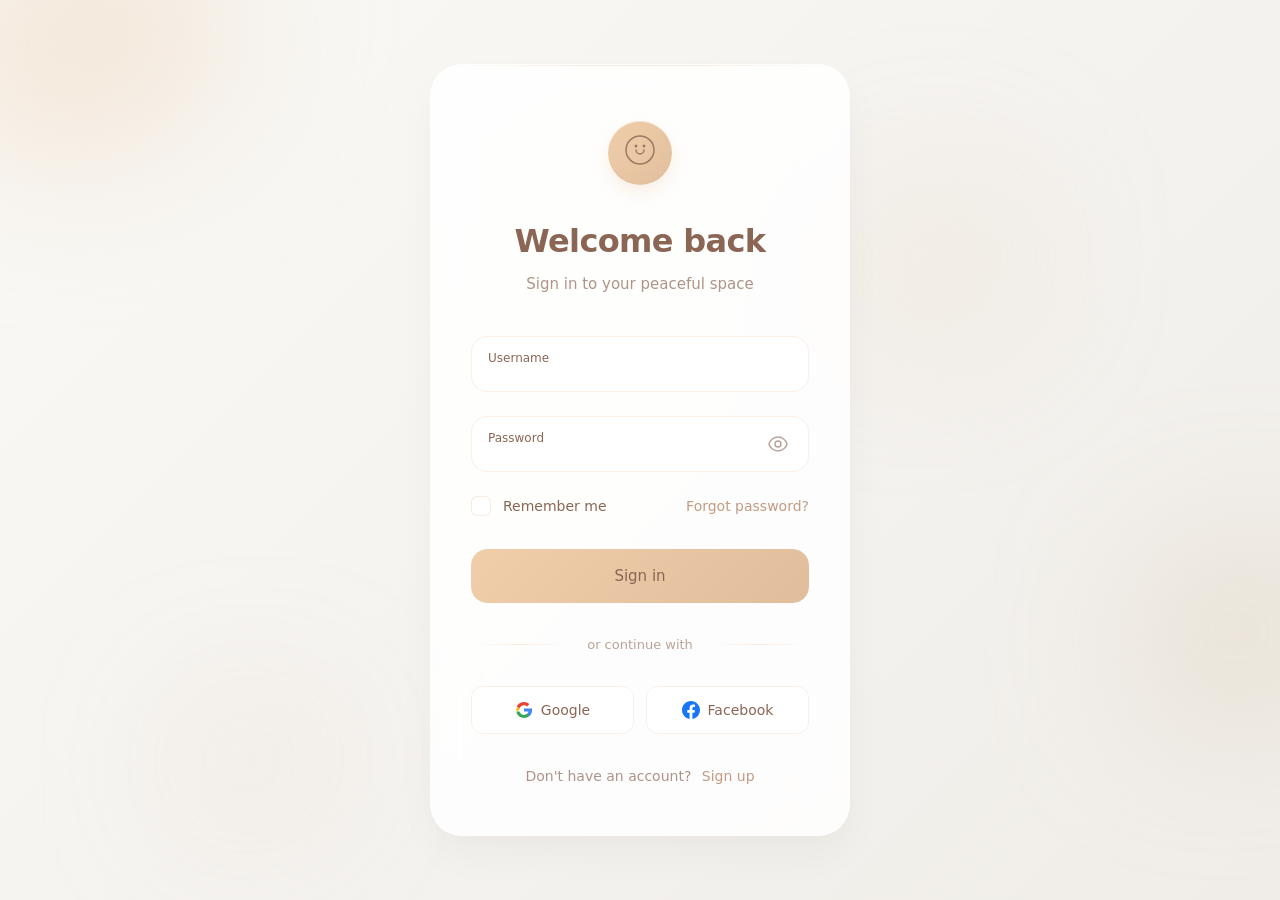
<file: login/index.html>
<!DOCTYPE html>
<html lang="en">
<head>
    <meta charset="UTF-8">
    <meta name="viewport" content="width=device-width, initial-scale=1.0">
    <title>Soft Minimalism Login</title>
    <meta name="description" content="Warm minimalism login form with organic curves and gentle press feedback.">
    <meta name="author" content="Aigars Silkalns / Colorlib">
    <link rel="canonical" href="https://puikinsh.github.io/login-forms/forms/soft-minimalism/">
    <link rel="icon" type="image/svg+xml" href="data:image/svg+xml,<svg xmlns='http://www.w3.org/2000/svg' viewBox='0 0 100 100'><circle cx='50' cy='50' r='48' fill='%236366f1'/><text x='50' y='68' font-size='60' text-anchor='middle' fill='white' font-family='system-ui,sans-serif'>L</text></svg>">
    <meta property="og:type" content="website">
    <meta property="og:title" content="Soft Minimalism Login Form">
    <meta property="og:description" content="Warm minimalism login form with organic curves and gentle press feedback.">
    <meta property="og:url" content="https://puikinsh.github.io/login-forms/forms/soft-minimalism/">
    <meta property="og:image" content="https://puikinsh.github.io/login-forms/assets/screenshots/soft-minimalism.png">
    <meta name="twitter:card" content="summary_large_image">
    <meta name="twitter:title" content="Soft Minimalism Login Form">
    <meta name="twitter:description" content="Warm minimalism login form with organic curves and gentle press feedback.">
    <meta name="twitter:image" content="https://puikinsh.github.io/login-forms/assets/screenshots/soft-minimalism.png">
    <link rel="stylesheet" href="style.css">
</head>
<body>
    <div class="soft-background">
        <div class="floating-shapes">
            <div class="soft-blob blob-1"></div>
            <div class="soft-blob blob-2"></div>
            <div class="soft-blob blob-3"></div>
            <div class="soft-blob blob-4"></div>
        </div>
    </div>
    
    <div class="login-container">
        <div class="soft-card">
            <div class="comfort-header">
                <div class="gentle-logo">
                    <div class="logo-circle">
                        <div class="comfort-icon">
                            <svg width="32" height="32" viewBox="0 0 32 32" fill="none">
                                <path d="M16 2C8.3 2 2 8.3 2 16s6.3 14 14 14 14-6.3 14-14S23.7 2 16 2z" fill="none" stroke="currentColor" stroke-width="1.5"/>
                                <path d="M12 16a4 4 0 108 0" stroke="currentColor" stroke-width="1.5" stroke-linecap="round"/>
                                <circle cx="12" cy="12" r="1.5" fill="currentColor"/>
                                <circle cx="20" cy="12" r="1.5" fill="currentColor"/>
                            </svg>
                        </div>
                        <div class="gentle-glow"></div>
                    </div>
                </div>
                <h1 class="comfort-title">Welcome back</h1>
                <p class="gentle-subtitle">Sign in to your peaceful space</p>
            </div>
            
            <form class="comfort-form" id="loginForm" novalidate>
                <div class="soft-field">
                    <div class="field-container">
                        <input type="username" id="username" name="username" required autocomplete="username">
                        <label for="username">Username</label>
                        <div class="field-accent"></div>
                    </div>
                    <span class="gentle-error" id="usernameError"></span>
                </div>

                <div class="soft-field">
                    <div class="field-container">
                        <input type="password" id="password" name="password" required autocomplete="current-password">
                        <label for="password">Password</label>
                        <button type="button" class="gentle-toggle" id="passwordToggle" aria-label="Toggle password visibility">
                            <div class="toggle-icon">
                                <svg class="eye-open" width="20" height="20" viewBox="0 0 20 20" fill="none">
                                    <path d="M10 3c-4.5 0-8.3 3.8-9 7 .7 3.2 4.5 7 9 7s8.3-3.8 9-7c-.7-3.2-4.5-7-9-7z" stroke="currentColor" stroke-width="1.5" fill="none"/>
                                    <circle cx="10" cy="10" r="3" stroke="currentColor" stroke-width="1.5" fill="none"/>
                                </svg>
                                <svg class="eye-closed" width="20" height="20" viewBox="0 0 20 20" fill="none">
                                    <path d="M3 3l14 14M8.5 8.5a3 3 0 004 4m2.5-2.5C15 10 12.5 7 10 7c-.5 0-1 .1-1.5.3M10 13c-2.5 0-4.5-2-5-3 .3-.6.7-1.2 1.2-1.7" stroke="currentColor" stroke-width="1.5" stroke-linecap="round" stroke-linejoin="round"/>
                                </svg>
                            </div>
                        </button>
                        <div class="field-accent"></div>
                    </div>
                    <span class="gentle-error" id="passwordError"></span>
                </div>

                <div class="comfort-options">
                    <label class="gentle-checkbox">
                        <input type="checkbox" id="remember" name="remember">
                        <span class="checkbox-soft">
                            <div class="check-circle"></div>
                            <svg class="check-mark" width="12" height="10" viewBox="0 0 12 10" fill="none">
                                <path d="M1 5l3 3 7-7" stroke="currentColor" stroke-width="2" stroke-linecap="round" stroke-linejoin="round"/>
                            </svg>
                        </span>
                        <span class="checkbox-text">Remember me</span>
                    </label>
                    <a href="#" class="comfort-link">Forgot password?</a>
                </div>

                <button type="submit" class="comfort-button">
                    <div class="button-background"></div>
                    <span class="button-text">Sign in</span>
                    <div class="button-loader">
                        <div class="gentle-spinner">
                            <div class="spinner-circle"></div>
                        </div>
                    </div>
                    <div class="button-glow"></div>
                </button>
            </form>

            <div class="gentle-divider">
                <div class="divider-line"></div>
                <span class="divider-text">or continue with</span>
                <div class="divider-line"></div>
            </div>

            <div class="comfort-social">
                <button type="button" class="social-soft">
                    <div class="social-background"></div>
                    <svg width="18" height="18" viewBox="0 0 18 18" fill="none">
                        <path d="M9 7.4v3.2h4.6c-.2 1-.8 1.8-1.6 2.4v2h2.6c1.5-1.4 2.4-3.4 2.4-5.8 0-.6 0-1.1-.1-1.6H9z" fill="#4285F4"/>
                        <path d="M9 17c2.2 0 4-0.7 5.4-1.9l-2.6-2c-.7.5-1.6.8-2.8.8-2.1 0-3.9-1.4-4.6-3.4H1.7v2.1C3.1 15.2 5.8 17 9 17z" fill="#34A853"/>
                        <path d="M4.4 10.5c-.2-.5-.2-1.1 0-1.6V6.8H1.7c-.6 1.2-.6 2.6 0 3.8l2.7-2.1z" fill="#FBBC04"/>
                        <path d="M9 4.2c1.2 0 2.3.4 3.1 1.2l2.3-2.3C12.9 1.8 11.1 1 9 1 5.8 1 3.1 2.8 1.7 5.4l2.7 2.1C5.1 5.6 6.9 4.2 9 4.2z" fill="#EA4335"/>
                    </svg>
                    <span>Google</span>
                    <div class="social-glow"></div>
                </button>
                
                <button type="button" class="social-soft">
                    <div class="social-background"></div>
                    <svg width="18" height="18" viewBox="0 0 18 18" fill="#1877F2">
                        <path d="M18 9C18 4.03 13.97 0 9 0S0 4.03 0 9c0 4.49 3.29 8.21 7.59 9v-6.37H5.31V9h2.28V7.02c0-2.25 1.34-3.49 3.39-3.49.98 0 2.01.18 2.01.18v2.21h-1.13c-1.11 0-1.46.69-1.46 1.4V9h2.49l-.4 2.63H10.4V18C14.71 17.21 18 13.49 18 9z"/>
                    </svg>
                    <span>Facebook</span>
                    <div class="social-glow"></div>
                </button>
            </div>

            <div class="comfort-signup">
                <span class="signup-text">Don't have an account?</span>
                <a href="register.html" class="comfort-link signup-link">Sign up</a>
            </div>

            <div class="gentle-success" id="successMessage">
                <div class="success-bloom">
                    <div class="bloom-rings">
                        <div class="bloom-ring ring-1"></div>
                        <div class="bloom-ring ring-2"></div>
                        <div class="bloom-ring ring-3"></div>
                    </div>
                    <div class="success-icon">
                        <svg width="28" height="28" viewBox="0 0 28 28" fill="none">
                            <path d="M8 14l5 5 11-11" stroke="currentColor" stroke-width="2.5" stroke-linecap="round" stroke-linejoin="round"/>
                        </svg>
                    </div>
                </div>
                <h3 class="success-title">Welcome!</h3>
                <p class="success-desc">Taking you to your dashboard...</p>
            </div>
        </div>
    </div>
<script src="js/login.js"></script>
</body>
</html>
</file>
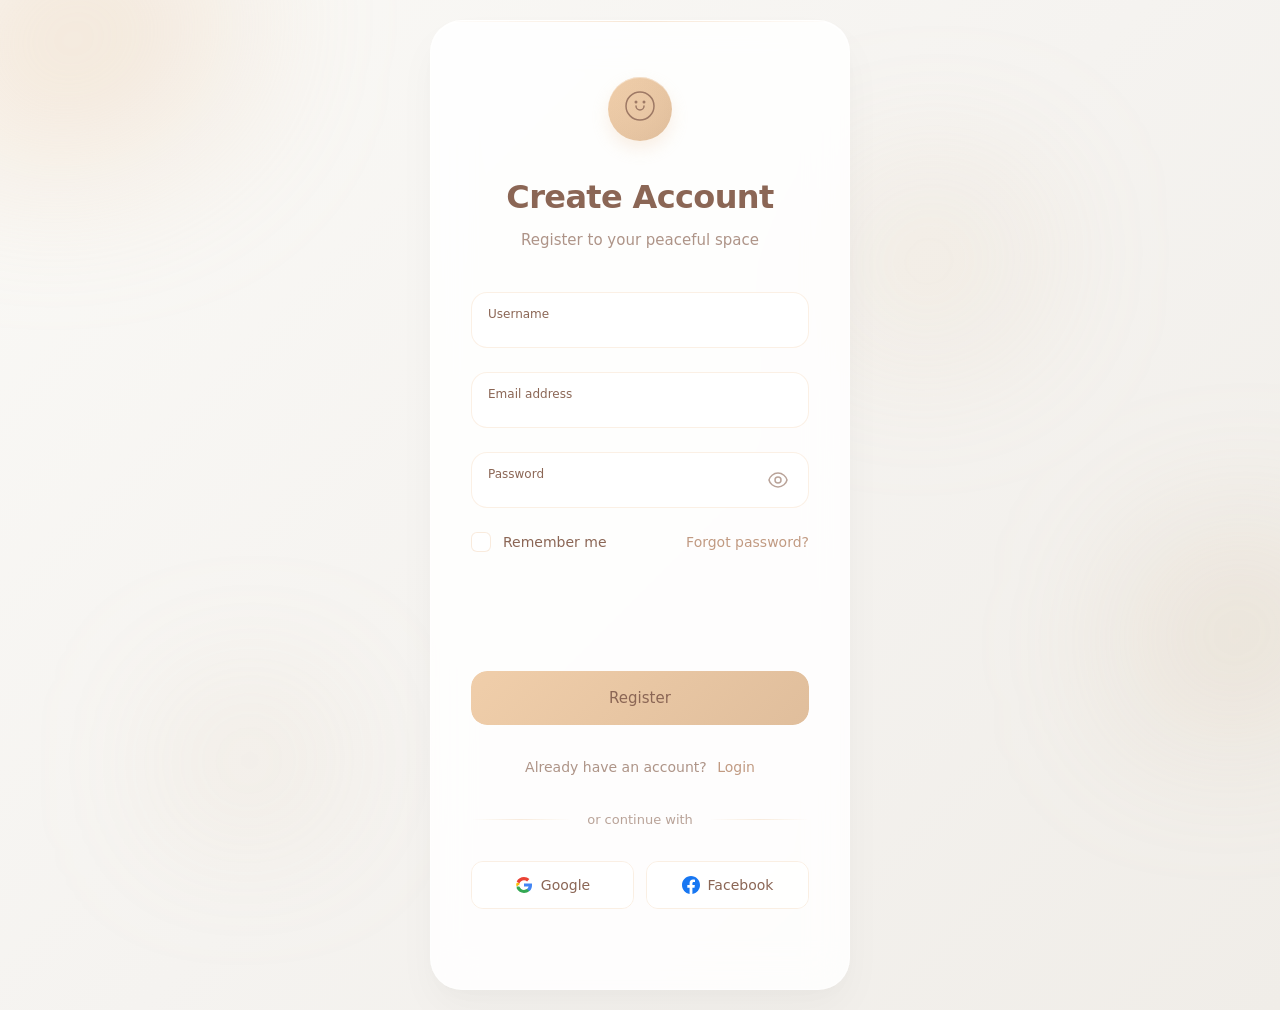
<file: login/register.html>
<!DOCTYPE html>
<html lang="en">
<head>
    <meta charset="UTF-8">
    <meta name="viewport" content="width=device-width, initial-scale=1.0">
    <title>Soft Minimalism Login</title>
    <meta name="description" content="Warm minimalism login form with organic curves and gentle press feedback.">
    <meta name="author" content="Aigars Silkalns / Colorlib">
    <link rel="canonical" href="https://puikinsh.github.io/login-forms/forms/soft-minimalism/">
    <link rel="icon" type="image/svg+xml" href="data:image/svg+xml,<svg xmlns='http://www.w3.org/2000/svg' viewBox='0 0 100 100'><circle cx='50' cy='50' r='48' fill='%236366f1'/><text x='50' y='68' font-size='60' text-anchor='middle' fill='white' font-family='system-ui,sans-serif'>L</text></svg>">
    <meta property="og:type" content="website">
    <meta property="og:title" content="Soft Minimalism Login Form">
    <meta property="og:description" content="Warm minimalism login form with organic curves and gentle press feedback.">
    <meta property="og:url" content="https://puikinsh.github.io/login-forms/forms/soft-minimalism/">
    <meta property="og:image" content="https://puikinsh.github.io/login-forms/assets/screenshots/soft-minimalism.png">
    <meta name="twitter:card" content="summary_large_image">
    <meta name="twitter:title" content="Soft Minimalism Login Form">
    <meta name="twitter:description" content="Warm minimalism login form with organic curves and gentle press feedback.">
    <meta name="twitter:image" content="https://puikinsh.github.io/login-forms/assets/screenshots/soft-minimalism.png">
    <link rel="stylesheet" href="style.css">
</head>
<body>
    <div class="soft-background">
        <div class="floating-shapes">
            <div class="soft-blob blob-1"></div>
            <div class="soft-blob blob-2"></div>
            <div class="soft-blob blob-3"></div>
            <div class="soft-blob blob-4"></div>
        </div>
    </div>
    
    <div class="login-container">
        <div class="soft-card">
            <div class="comfort-header">
                <div class="gentle-logo">
                    <div class="logo-circle">
                        <div class="comfort-icon">
                            <svg width="32" height="32" viewBox="0 0 32 32" fill="none">
                                <path d="M16 2C8.3 2 2 8.3 2 16s6.3 14 14 14 14-6.3 14-14S23.7 2 16 2z" fill="none" stroke="currentColor" stroke-width="1.5"/>
                                <path d="M12 16a4 4 0 108 0" stroke="currentColor" stroke-width="1.5" stroke-linecap="round"/>
                                <circle cx="12" cy="12" r="1.5" fill="currentColor"/>
                                <circle cx="20" cy="12" r="1.5" fill="currentColor"/>
                            </svg>
                        </div>
                        <div class="gentle-glow"></div>
                    </div>
                </div>
                <h1 class="comfort-title">Create Account</h1>
                <p class="gentle-subtitle">Register to your peaceful space</p>
            </div>
            
            <form class="comfort-form" id="registerForm" novalidate>

                <div class="soft-field">
                    <div class="field-container">
                        <input type="text" id="username" name="username" required>
                        <label for="username">Username</label>
                        <div class="field-accent"></div>
                    </div>
                    <span class="gentle-error" id="usernameError"></span>
                </div>
                <div class="soft-field">
                    <div class="field-container">
                        <input type="email" id="email" name="email" required autocomplete="email">
                        <label for="email">Email address</label>
                        <div class="field-accent"></div>
                    </div>
                    <span class="gentle-error" id="emailError"></span>
                </div>

                <div class="soft-field">
                    <div class="field-container">
                        <input type="password" id="password" name="password" required autocomplete="current-password">
                        <label for="password">Password</label>
                        <button type="button" class="gentle-toggle" id="passwordToggle" aria-label="Toggle password visibility">
                            <div class="toggle-icon">
                                <svg class="eye-open" width="20" height="20" viewBox="0 0 20 20" fill="none">
                                    <path d="M10 3c-4.5 0-8.3 3.8-9 7 .7 3.2 4.5 7 9 7s8.3-3.8 9-7c-.7-3.2-4.5-7-9-7z" stroke="currentColor" stroke-width="1.5" fill="none"/>
                                    <circle cx="10" cy="10" r="3" stroke="currentColor" stroke-width="1.5" fill="none"/>
                                </svg>
                                <svg class="eye-closed" width="20" height="20" viewBox="0 0 20 20" fill="none">
                                    <path d="M3 3l14 14M8.5 8.5a3 3 0 004 4m2.5-2.5C15 10 12.5 7 10 7c-.5 0-1 .1-1.5.3M10 13c-2.5 0-4.5-2-5-3 .3-.6.7-1.2 1.2-1.7" stroke="currentColor" stroke-width="1.5" stroke-linecap="round" stroke-linejoin="round"/>
                                </svg>
                            </div>
                        </button>
                        <div class="field-accent"></div>
                    </div>
                    <span class="gentle-error" id="passwordError"></span>
                </div>

                <div class="comfort-options">
                    <label class="gentle-checkbox">
                        <input type="checkbox" id="remember" name="remember">
                        <span class="checkbox-soft">
                            <div class="check-circle"></div>
                            <svg class="check-mark" width="12" height="10" viewBox="0 0 12 10" fill="none">
                                <path d="M1 5l3 3 7-7" stroke="currentColor" stroke-width="2" stroke-linecap="round" stroke-linejoin="round"/>
                            </svg>
                        </span>
                        <span class="checkbox-text">Remember me</span>
                    </label>
                    <a href="#" class="comfort-link">Forgot password?</a>
                </div>

                <p id="message"></p>
                <button type="submit" class="comfort-button">

                <button type="submit" class="comfort-button">
                    <div class="button-background"></div>
                    <span class="button-text">Register</span>
                    <div class="button-loader">
                        <div class="gentle-spinner">
                            <div class="spinner-circle"></div>
                        </div>
                    </div>
                    <div class="button-glow"></div>
                </button>
            </form>
            <div class="comfort-signup">
                <span class="signup-text">Already have an account?</span>
                <a href="index.html" class="comfort-link signup-link">Login</a>
            </div>
            <div class="gentle-divider">
                <div class="divider-line"></div>
                <span class="divider-text">or continue with</span>
                <div class="divider-line"></div>
            </div>

            <div class="comfort-social">
                <button type="button" class="social-soft">
                    <div class="social-background"></div>
                    <svg width="18" height="18" viewBox="0 0 18 18" fill="none">
                        <path d="M9 7.4v3.2h4.6c-.2 1-.8 1.8-1.6 2.4v2h2.6c1.5-1.4 2.4-3.4 2.4-5.8 0-.6 0-1.1-.1-1.6H9z" fill="#4285F4"/>
                        <path d="M9 17c2.2 0 4-0.7 5.4-1.9l-2.6-2c-.7.5-1.6.8-2.8.8-2.1 0-3.9-1.4-4.6-3.4H1.7v2.1C3.1 15.2 5.8 17 9 17z" fill="#34A853"/>
                        <path d="M4.4 10.5c-.2-.5-.2-1.1 0-1.6V6.8H1.7c-.6 1.2-.6 2.6 0 3.8l2.7-2.1z" fill="#FBBC04"/>
                        <path d="M9 4.2c1.2 0 2.3.4 3.1 1.2l2.3-2.3C12.9 1.8 11.1 1 9 1 5.8 1 3.1 2.8 1.7 5.4l2.7 2.1C5.1 5.6 6.9 4.2 9 4.2z" fill="#EA4335"/>
                    </svg>
                    <span>Google</span>
                    <div class="social-glow"></div>
                </button>
                
                <button type="button" class="social-soft">
                    <div class="social-background"></div>
                    <svg width="18" height="18" viewBox="0 0 18 18" fill="#1877F2">
                        <path d="M18 9C18 4.03 13.97 0 9 0S0 4.03 0 9c0 4.49 3.29 8.21 7.59 9v-6.37H5.31V9h2.28V7.02c0-2.25 1.34-3.49 3.39-3.49.98 0 2.01.18 2.01.18v2.21h-1.13c-1.11 0-1.46.69-1.46 1.4V9h2.49l-.4 2.63H10.4V18C14.71 17.21 18 13.49 18 9z"/>
                    </svg>
                    <span>Facebook</span>
                    <div class="social-glow"></div>
                </button>
            </div>

            <div class="gentle-success" id="successMessage">
                <div class="success-bloom">
                    <div class="bloom-rings">
                        <div class="bloom-ring ring-1"></div>
                        <div class="bloom-ring ring-2"></div>
                        <div class="bloom-ring ring-3"></div>
                    </div>
                    <div class="success-icon">
                        <svg width="28" height="28" viewBox="0 0 28 28" fill="none">
                            <path d="M8 14l5 5 11-11" stroke="currentColor" stroke-width="2.5" stroke-linecap="round" stroke-linejoin="round"/>
                        </svg>
                    </div>
                </div>
                <h3 class="success-title">Welcome!</h3>
                <p class="success-desc">Taking you to your dashboard...</p>
            </div>
        </div>
    </div>
  
<p id="message"></p>
<script src="js/register.js" defer></script>
</body>
</html>
</file>
<file: login/style.css>
/* Soft Minimalism Login Form - Complete & Self-Contained */

* {
    margin: 0;
    padding: 0;
    box-sizing: border-box;
}

body {
    font-family: -apple-system, BlinkMacSystemFont, 'Segoe UI', Roboto, 'Inter', system-ui, sans-serif;
    background: linear-gradient(135deg, #faf9f6 0%, #f5f3f0 50%, #f0ede8 100%);
    min-height: 100vh;
    display: flex;
    align-items: center;
    justify-content: center;
    padding: 20px;
    line-height: 1.5;
    position: relative;
    overflow: hidden;
}

/* Soft Background */
.soft-background {
    position: fixed;
    top: 0;
    left: 0;
    width: 100%;
    height: 100%;
    z-index: 0;
    pointer-events: none;
}

.floating-shapes {
    position: absolute;
    width: 100%;
    height: 100%;
}

.soft-blob {
    position: absolute;
    border-radius: 50% 40% 60% 30%;
    background: linear-gradient(45deg, rgba(240, 206, 170, 0.4), rgba(224, 190, 156, 0.3));
    animation: softFloat 12s ease-in-out infinite;
    filter: blur(80px);
}

.blob-1 {
    width: 300px;
    height: 250px;
    top: -10%;
    left: -5%;
    animation-delay: 0s;
}

.blob-2 {
    width: 200px;
    height: 180px;
    top: 60%;
    right: -5%;
    animation-delay: -4s;
    background: linear-gradient(45deg, rgba(210, 180, 140, 0.3), rgba(195, 165, 125, 0.2));
}

.blob-3 {
    width: 180px;
    height: 160px;
    top: 20%;
    right: 20%;
    animation-delay: -8s;
    background: linear-gradient(45deg, rgba(230, 200, 160, 0.25), rgba(215, 185, 145, 0.2));
}

.blob-4 {
    width: 120px;
    height: 100px;
    bottom: 10%;
    left: 15%;
    animation-delay: -6s;
    background: linear-gradient(45deg, rgba(220, 190, 150, 0.3), rgba(205, 175, 135, 0.25));
}

@keyframes softFloat {
    0%, 100% {
        transform: translate(0, 0) rotate(0deg) scale(1);
        border-radius: 50% 40% 60% 30%;
    }
    25% {
        transform: translate(30px, -20px) rotate(90deg) scale(1.1);
        border-radius: 40% 60% 30% 50%;
    }
    50% {
        transform: translate(-20px, -30px) rotate(180deg) scale(0.9);
        border-radius: 60% 30% 50% 40%;
    }
    75% {
        transform: translate(-30px, 20px) rotate(270deg) scale(1.05);
        border-radius: 30% 50% 40% 60%;
    }
}

.login-container {
    width: 100%;
    max-width: 420px;
    position: relative;
    z-index: 1;
}

.soft-card {
    background: rgba(255, 255, 255, 0.85);
    -webkit-backdrop-filter: blur(20px);
    backdrop-filter: blur(20px);
    border-radius: 32px;
    padding: 48px 40px;
    box-shadow: 
        0 20px 40px rgba(0, 0, 0, 0.03),
        0 8px 24px rgba(0, 0, 0, 0.02),
        inset 0 1px 0 rgba(255, 255, 255, 0.8);
    border: 1px solid rgba(255, 255, 255, 0.4);
    position: relative;
    overflow: hidden;
}

.soft-card::before {
    content: '';
    position: absolute;
    top: 0;
    left: 0;
    right: 0;
    height: 1px;
    background: linear-gradient(90deg, transparent, rgba(240, 206, 170, 0.5), transparent);
}

.comfort-header {
    text-align: center;
    margin-bottom: 40px;
}

.gentle-logo {
    position: relative;
    width: 80px;
    height: 80px;
    margin: 0 auto 24px;
    display: flex;
    align-items: center;
    justify-content: center;
}

.logo-circle {
    position: relative;
    width: 64px;
    height: 64px;
    background: linear-gradient(135deg, #f0ceaa, #e0be9c);
    border-radius: 50%;
    display: flex;
    align-items: center;
    justify-content: center;
    box-shadow: 
        0 8px 16px rgba(240, 206, 170, 0.3),
        inset 0 1px 0 rgba(255, 255, 255, 0.4);
    animation: gentleBreathe 4s ease-in-out infinite;
}

@keyframes gentleBreathe {
    0%, 100% {
        transform: scale(1);
        box-shadow: 0 8px 16px rgba(240, 206, 170, 0.3), inset 0 1px 0 rgba(255, 255, 255, 0.4);
    }
    50% {
        transform: scale(1.05);
        box-shadow: 0 12px 20px rgba(240, 206, 170, 0.4), inset 0 1px 0 rgba(255, 255, 255, 0.6);
    }
}

.comfort-icon {
    color: rgba(139, 102, 85, 0.8);
    position: relative;
    z-index: 2;
}

.gentle-glow {
    position: absolute;
    top: 0;
    left: 0;
    width: 100%;
    height: 100%;
    background: radial-gradient(circle, rgba(240, 206, 170, 0.3) 0%, transparent 70%);
    border-radius: 50%;
    animation: glowPulse 3s ease-in-out infinite;
}

@keyframes glowPulse {
    0%, 100% { opacity: 0.6; transform: scale(1); }
    50% { opacity: 0.8; transform: scale(1.1); }
}

.comfort-title {
    color: #8b6655;
    font-size: 2rem;
    font-weight: 600;
    margin-bottom: 8px;
    letter-spacing: -0.02em;
}

.gentle-subtitle {
    color: rgba(139, 102, 85, 0.7);
    font-size: 15px;
    font-weight: 400;
}

/* Soft Form Fields */
.soft-field {
    position: relative;
    margin-bottom: 24px;
}

.field-container {
    position: relative;
    background: rgba(255, 255, 255, 0.7);
    border: 1.5px solid rgba(240, 206, 170, 0.3);
    border-radius: 16px;
    overflow: hidden;
    transition: all 0.3s ease;
}

.field-container:focus-within {
    border-color: #f0ceaa;
    box-shadow: 0 0 0 3px rgba(240, 206, 170, 0.1);
    background: rgba(255, 255, 255, 0.9);
}

.soft-field input {
    width: 100%;
    background: transparent;
    border: none;
    padding: 18px 16px;
    color: #8b6655;
    font-size: 15px;
    font-weight: 400;
    outline: none;
    position: relative;
    z-index: 2;
    font-family: inherit;
}

.soft-field input::placeholder {
    color: transparent;
}

.soft-field label {
    position: absolute;
    left: 16px;
    top: 50%;
    transform: translateY(-50%);
    color: rgba(139, 102, 85, 0.6);
    font-size: 15px;
    font-weight: 400;
    pointer-events: none;
    transition: all 0.3s ease;
    z-index: 3;
}

.soft-field input:focus + label,
.soft-field input:not(:placeholder-shown) + label {
    top: 12px;
    font-size: 12px;
    color: #8b6655;
    transform: translateY(0);
    font-weight: 500;
}

.field-accent {
    position: absolute;
    bottom: 0;
    left: 0;
    width: 0;
    height: 2px;
    background: linear-gradient(90deg, #f0ceaa, #e0be9c);
    transition: width 0.3s ease;
    border-radius: 2px;
}

.field-container:focus-within .field-accent {
    width: 100%;
}

/* Password Toggle */
.soft-field:has(.gentle-toggle) input {
    padding-right: 56px;
}

.gentle-toggle {
    position: absolute;
    right: 12px;
    top: 50%;
    transform: translateY(-50%);
    background: none;
    border: none;
    cursor: pointer;
    z-index: 4;
    padding: 8px;
    border-radius: 12px;
    transition: all 0.2s ease;
}

.toggle-icon {
    width: 20px;
    height: 20px;
    color: rgba(139, 102, 85, 0.6);
    transition: color 0.2s ease;
}

.gentle-toggle:hover {
    background: rgba(240, 206, 170, 0.1);
}

.gentle-toggle:hover .toggle-icon {
    color: #8b6655;
}

.eye-closed {
    display: none;
}

.gentle-toggle.toggle-active .eye-open {
    display: none;
}

.gentle-toggle.toggle-active .eye-closed {
    display: block;
}

/* Comfort Options */
.comfort-options {
    display: flex;
    justify-content: space-between;
    align-items: center;
    margin-bottom: 32px;
    flex-wrap: wrap;
    gap: 16px;
}

.gentle-checkbox {
    display: flex;
    align-items: center;
    cursor: pointer;
    font-size: 14px;
    color: #8b6655;
    font-weight: 400;
}

.gentle-checkbox input[type="checkbox"] {
    display: none;
}

.checkbox-soft {
    width: 20px;
    height: 20px;
    margin-right: 12px;
    position: relative;
    display: flex;
    align-items: center;
    justify-content: center;
}

.check-circle {
    width: 100%;
    height: 100%;
    border: 1.5px solid rgba(240, 206, 170, 0.4);
    border-radius: 6px;
    background: rgba(255, 255, 255, 0.8);
    transition: all 0.3s ease;
    position: absolute;
}

.check-mark {
    color: transparent;
    transition: color 0.3s ease;
    position: relative;
    z-index: 1;
}

.gentle-checkbox input[type="checkbox"]:checked + .checkbox-soft .check-circle {
    background: linear-gradient(135deg, #f0ceaa, #e0be9c);
    border-color: #f0ceaa;
    box-shadow: 0 2px 4px rgba(240, 206, 170, 0.3);
}

.gentle-checkbox input[type="checkbox"]:checked + .checkbox-soft .check-mark {
    color: #8b6655;
}

.comfort-link {
    color: #c19a82;
    text-decoration: none;
    font-size: 14px;
    font-weight: 500;
    transition: all 0.2s ease;
    position: relative;
}

.comfort-link::after {
    content: '';
    position: absolute;
    bottom: -2px;
    left: 0;
    width: 0;
    height: 1px;
    background: #c19a82;
    transition: width 0.3s ease;
}

.comfort-link:hover::after {
    width: 100%;
}

.comfort-link:hover {
    color: #8b6655;
}

/* Comfort Button */
.comfort-button {
    width: 100%;
    background: transparent;
    color: #8b6655;
    border: none;
    border-radius: 16px;
    padding: 0;
    cursor: pointer;
    font-family: inherit;
    font-size: 15px;
    font-weight: 500;
    position: relative;
    margin-bottom: 32px;
    overflow: hidden;
    min-height: 54px;
    display: flex;
    align-items: center;
    justify-content: center;
    transition: all 0.3s ease;
}

.button-background {
    position: absolute;
    top: 0;
    left: 0;
    right: 0;
    bottom: 0;
    background: linear-gradient(135deg, #f0ceaa 0%, #e0be9c 100%);
    transition: all 0.3s ease;
    border-radius: 16px;
}

.comfort-button:hover {
    transform: translateY(-1px);
}

.comfort-button:hover .button-background {
    background: linear-gradient(135deg, #ebc49a 0%, #dbb88c 100%);
    box-shadow: 0 8px 16px rgba(240, 206, 170, 0.4);
}

.comfort-button:active {
    transform: translateY(0);
}

.button-text {
    position: relative;
    z-index: 2;
    transition: opacity 0.3s ease;
}

.button-loader {
    position: absolute;
    z-index: 2;
    opacity: 0;
    transition: opacity 0.3s ease;
}

.gentle-spinner {
    width: 20px;
    height: 20px;
    position: relative;
}

.spinner-circle {
    width: 100%;
    height: 100%;
    border: 2px solid rgba(139, 102, 85, 0.2);
    border-top: 2px solid #8b6655;
    border-radius: 50%;
    animation: gentleSpin 1s linear infinite;
}

@keyframes gentleSpin {
    0% { transform: rotate(0deg); }
    100% { transform: rotate(360deg); }
}

.comfort-button.loading .button-text {
    opacity: 0;
}

.comfort-button.loading .button-loader {
    opacity: 1;
}

.button-glow {
    position: absolute;
    top: -2px;
    left: -2px;
    right: -2px;
    bottom: -2px;
    background: linear-gradient(135deg, #f0ceaa, #e0be9c);
    border-radius: 18px;
    opacity: 0;
    filter: blur(8px);
    transition: opacity 0.3s ease;
    z-index: -1;
}

.comfort-button:hover .button-glow {
    opacity: 0.4;
}

/* Gentle Divider */
.gentle-divider {
    display: flex;
    align-items: center;
    margin: 32px 0;
    gap: 16px;
}

.divider-line {
    flex: 1;
    height: 1px;
    background: linear-gradient(90deg, transparent, rgba(240, 206, 170, 0.4), transparent);
}

.divider-text {
    color: rgba(139, 102, 85, 0.6);
    font-size: 13px;
    font-weight: 400;
}

/* Comfort Social */
.comfort-social {
    display: flex;
    gap: 12px;
    margin-bottom: 32px;
}

.social-soft {
    flex: 1;
    background: transparent;
    color: #8b6655;
    border: 1.5px solid rgba(240, 206, 170, 0.3);
    border-radius: 12px;
    padding: 0;
    cursor: pointer;
    font-family: inherit;
    font-size: 14px;
    font-weight: 400;
    display: flex;
    align-items: center;
    justify-content: center;
    gap: 8px;
    transition: all 0.3s ease;
    min-height: 48px;
    position: relative;
    overflow: hidden;
}

.social-background {
    position: absolute;
    top: 0;
    left: 0;
    right: 0;
    bottom: 0;
    background: rgba(255, 255, 255, 0.7);
    transition: all 0.3s ease;
}

.social-soft:hover {
    border-color: #f0ceaa;
    transform: translateY(-1px);
}

.social-soft:hover .social-background {
    background: rgba(240, 206, 170, 0.1);
}

.social-soft span,
.social-soft svg {
    position: relative;
    z-index: 2;
}

.social-glow {
    position: absolute;
    top: -1px;
    left: -1px;
    right: -1px;
    bottom: -1px;
    background: rgba(240, 206, 170, 0.3);
    border-radius: 13px;
    opacity: 0;
    filter: blur(6px);
    transition: opacity 0.3s ease;
    z-index: 0;
}

.social-soft:hover .social-glow {
    opacity: 1;
}

/* Comfort Signup */
.comfort-signup {
    text-align: center;
    font-size: 14px;
    color: rgba(139, 102, 85, 0.7);
}

.signup-text {
    margin-right: 6px;
}

.signup-link {
    font-weight: 500;
}

/* Gentle Error */
.gentle-error {
    color: #d97757;
    font-size: 13px;
    font-weight: 400;
    margin-top: 6px;
    opacity: 0;
    transform: translateY(-4px);
    transition: all 0.3s ease;
    position: relative;
    z-index: 5;
}

.gentle-error.show {
    opacity: 1;
    transform: translateY(0);
}

.soft-field.error .field-container {
    border-color: #d97757;
    background: rgba(217, 119, 87, 0.05);
}

.soft-field.error label {
    color: #d97757;
}

/* Gentle Success */
.gentle-success {
    display: none;
    text-align: center;
    padding: 40px 20px;
    opacity: 0;
    transform: translateY(20px);
    transition: all 0.4s ease;
}

.gentle-success.show {
    display: block;
    opacity: 1;
    transform: translateY(0);
}

.success-bloom {
    position: relative;
    width: 100px;
    height: 100px;
    margin: 0 auto 24px;
    display: flex;
    align-items: center;
    justify-content: center;
}

.bloom-rings {
    position: absolute;
    top: 0;
    left: 0;
    width: 100%;
    height: 100%;
}

.bloom-ring {
    position: absolute;
    border: 2px solid #f0ceaa;
    border-radius: 50%;
    animation: bloomExpand 1.2s ease-out forwards;
    opacity: 0;
}

.ring-1 {
    width: 60px;
    height: 60px;
    top: 20px;
    left: 20px;
    animation-delay: 0s;
}

.ring-2 {
    width: 80px;
    height: 80px;
    top: 10px;
    left: 10px;
    animation-delay: 0.2s;
}

.ring-3 {
    width: 100px;
    height: 100px;
    top: 0;
    left: 0;
    animation-delay: 0.4s;
}

@keyframes bloomExpand {
    0% { opacity: 0; transform: scale(0); }
    50% { opacity: 1; transform: scale(1.1); }
    100% { opacity: 0.6; transform: scale(1); }
}

.success-icon {
    position: relative;
    z-index: 2;
    color: #8b6655;
    animation: iconBloom 0.6s ease-out 0.6s forwards;
    opacity: 0;
}

@keyframes iconBloom {
    0% { opacity: 0; transform: scale(0); }
    100% { opacity: 1; transform: scale(1); }
}

.success-title {
    color: #8b6655;
    font-size: 1.25rem;
    font-weight: 600;
    margin-bottom: 8px;
    letter-spacing: -0.01em;
}

.success-desc {
    color: rgba(139, 102, 85, 0.7);
    font-size: 14px;
    font-weight: 400;
}

/* Mobile Responsive */
@media (max-width: 480px) {
    body {
        padding: 16px;
    }
    
    .soft-card {
        padding: 36px 28px;
        border-radius: 24px;
    }
    
    .comfort-title {
        font-size: 1.75rem;
    }
    
    .gentle-logo {
        width: 64px;
        height: 64px;
    }
    
    .logo-circle {
        width: 52px;
        height: 52px;
    }
    
    .comfort-options {
        flex-direction: column;
        align-items: flex-start;
        gap: 16px;
    }
    
    .comfort-social {
        flex-direction: column;
    }
    
    .floating-shapes {
        opacity: 0.5;
    }
    
    .soft-blob {
        filter: blur(60px);
    }
}
/* === Accessibility: keyboard focus indicators === */
/* Restores visible focus rings for keyboard users without affecting mouse interaction. */
:focus-visible {
    outline: 2px solid currentColor;
    outline-offset: 2px;
    border-radius: 4px;
}

/* Reduced motion: respect user preference. Animations defined per form will tone down. */
@media (prefers-reduced-motion: reduce) {
    *, *::before, *::after {
        animation-duration: 0.01ms !important;
        animation-iteration-count: 1 !important;
        transition-duration: 0.01ms !important;
        scroll-behavior: auto !important;
    }
}
#message{
    background:#ff4e4e;
    color: white;
    text-align: center;
    margin-top: 20px;
}
#alertBox{
    position: fixed;
    top: 20px;
    left: 50%;
    transform: translateX(-50%);
    z-index:999;
}
</file>
